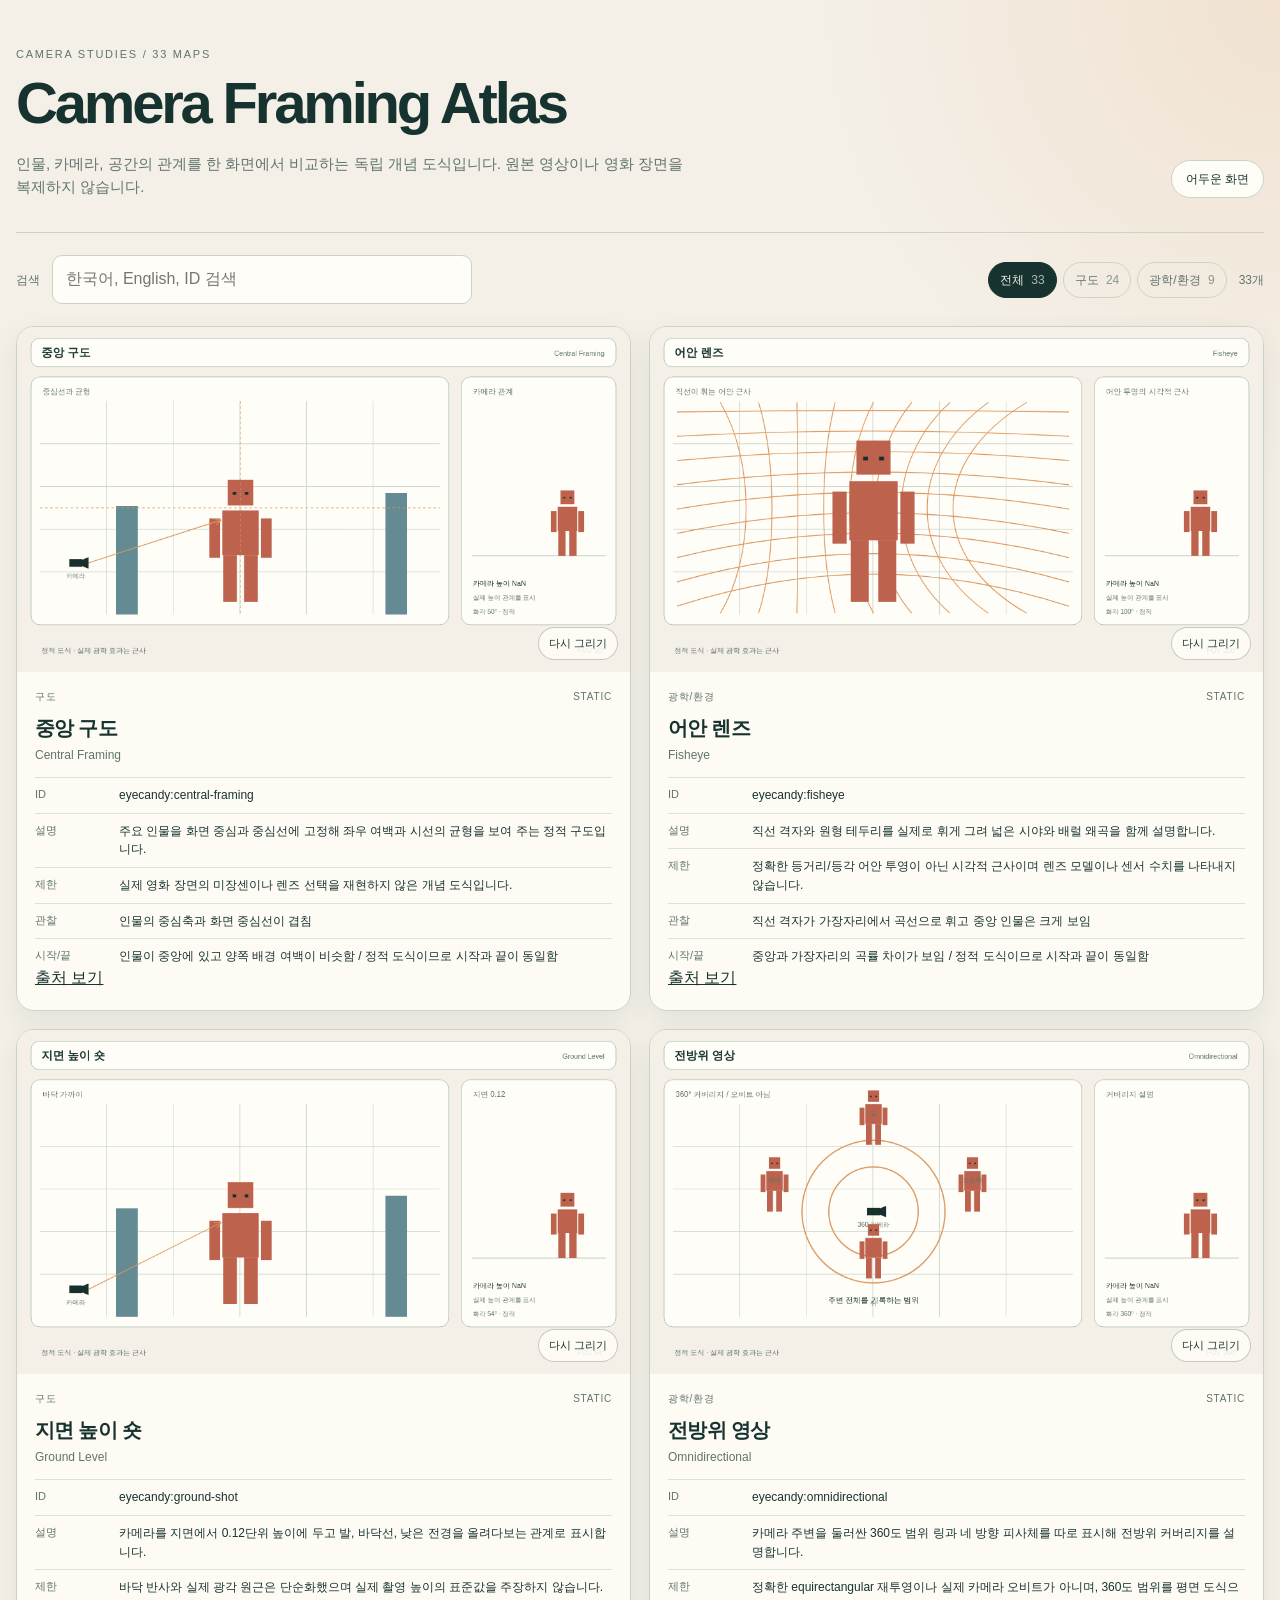
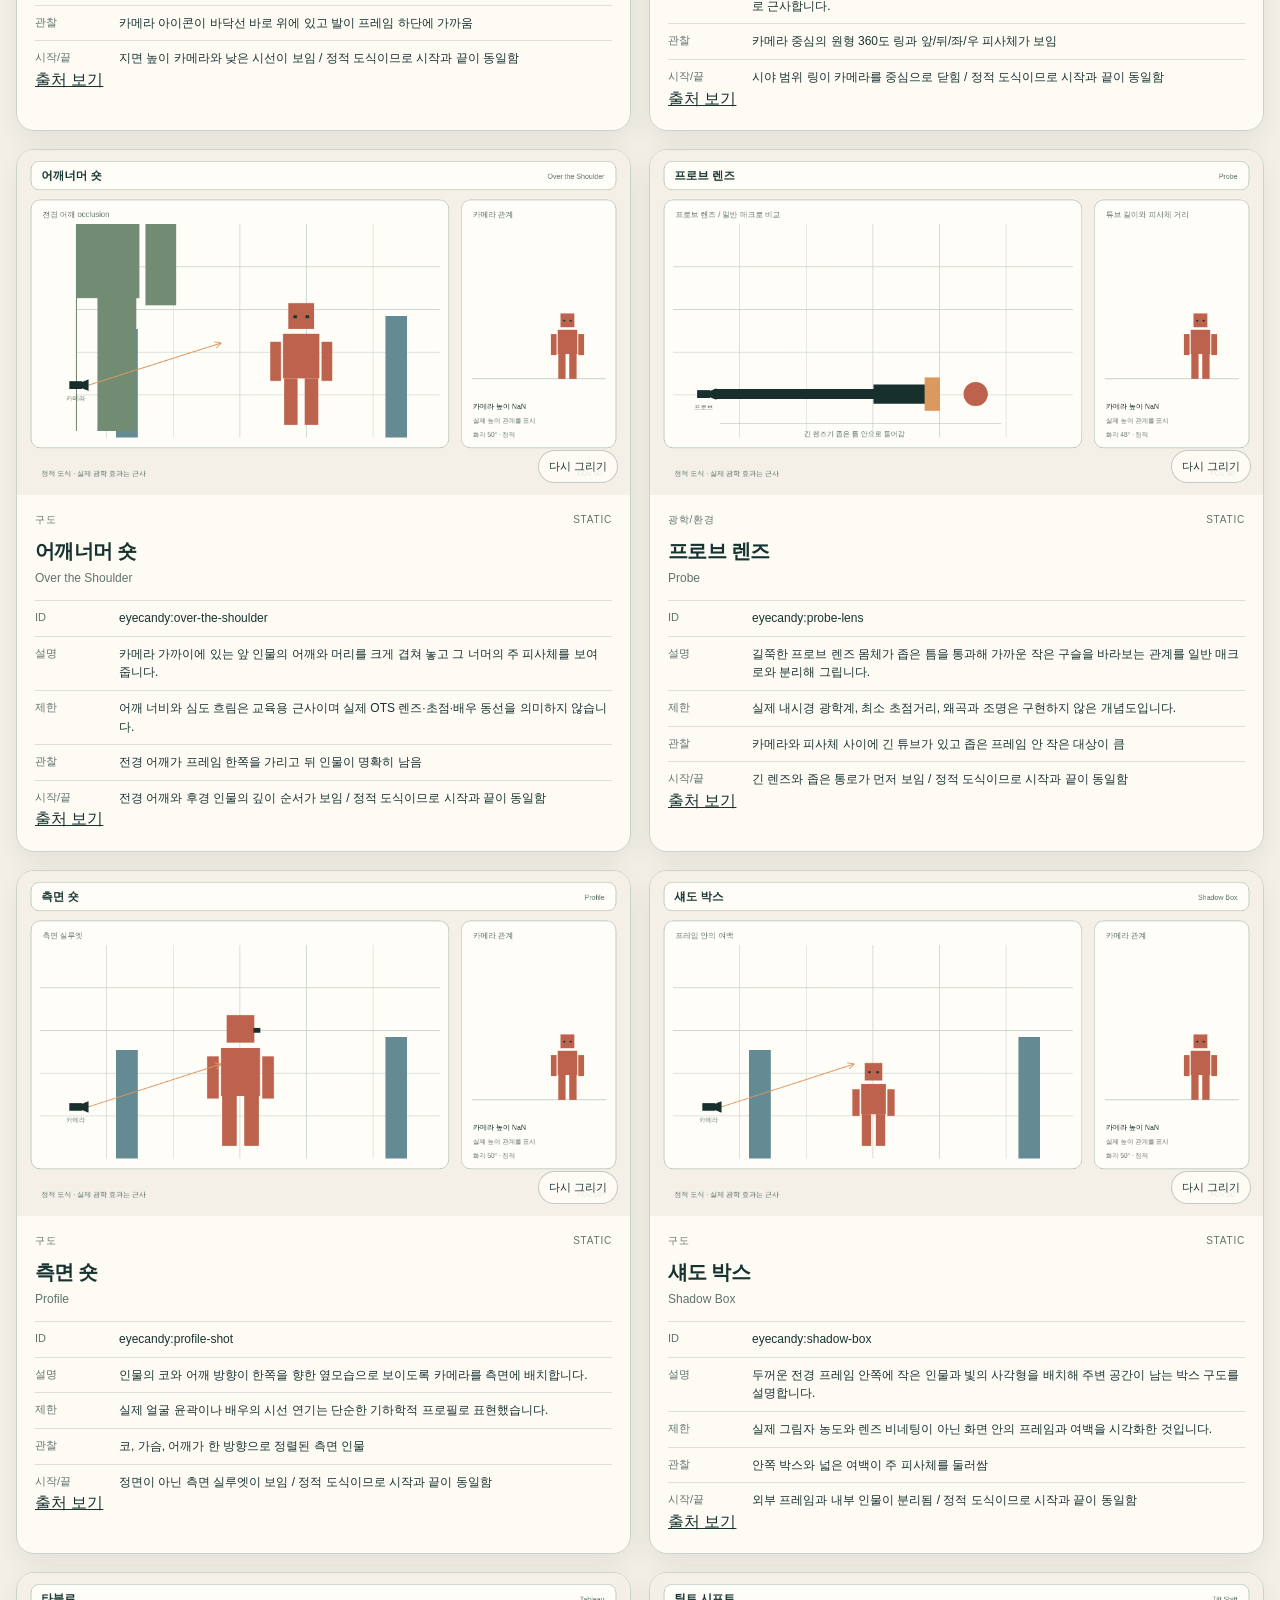
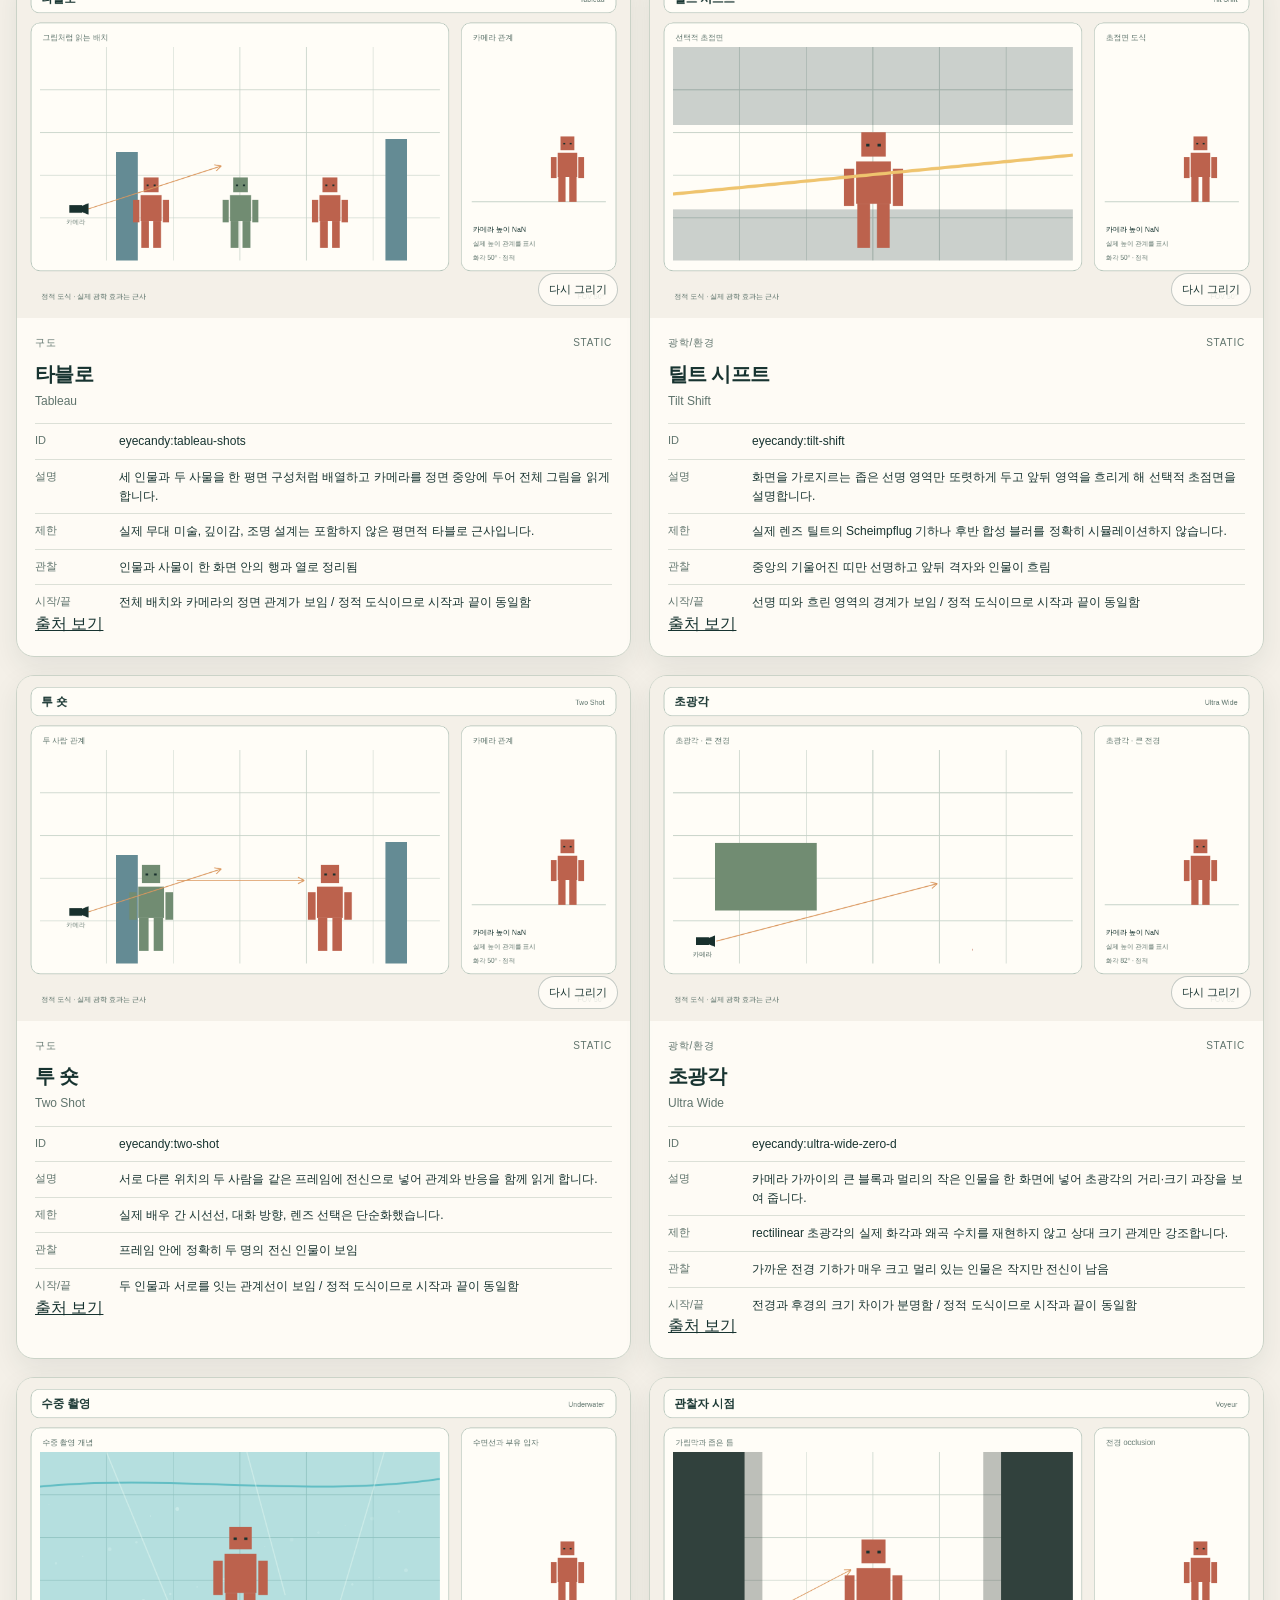
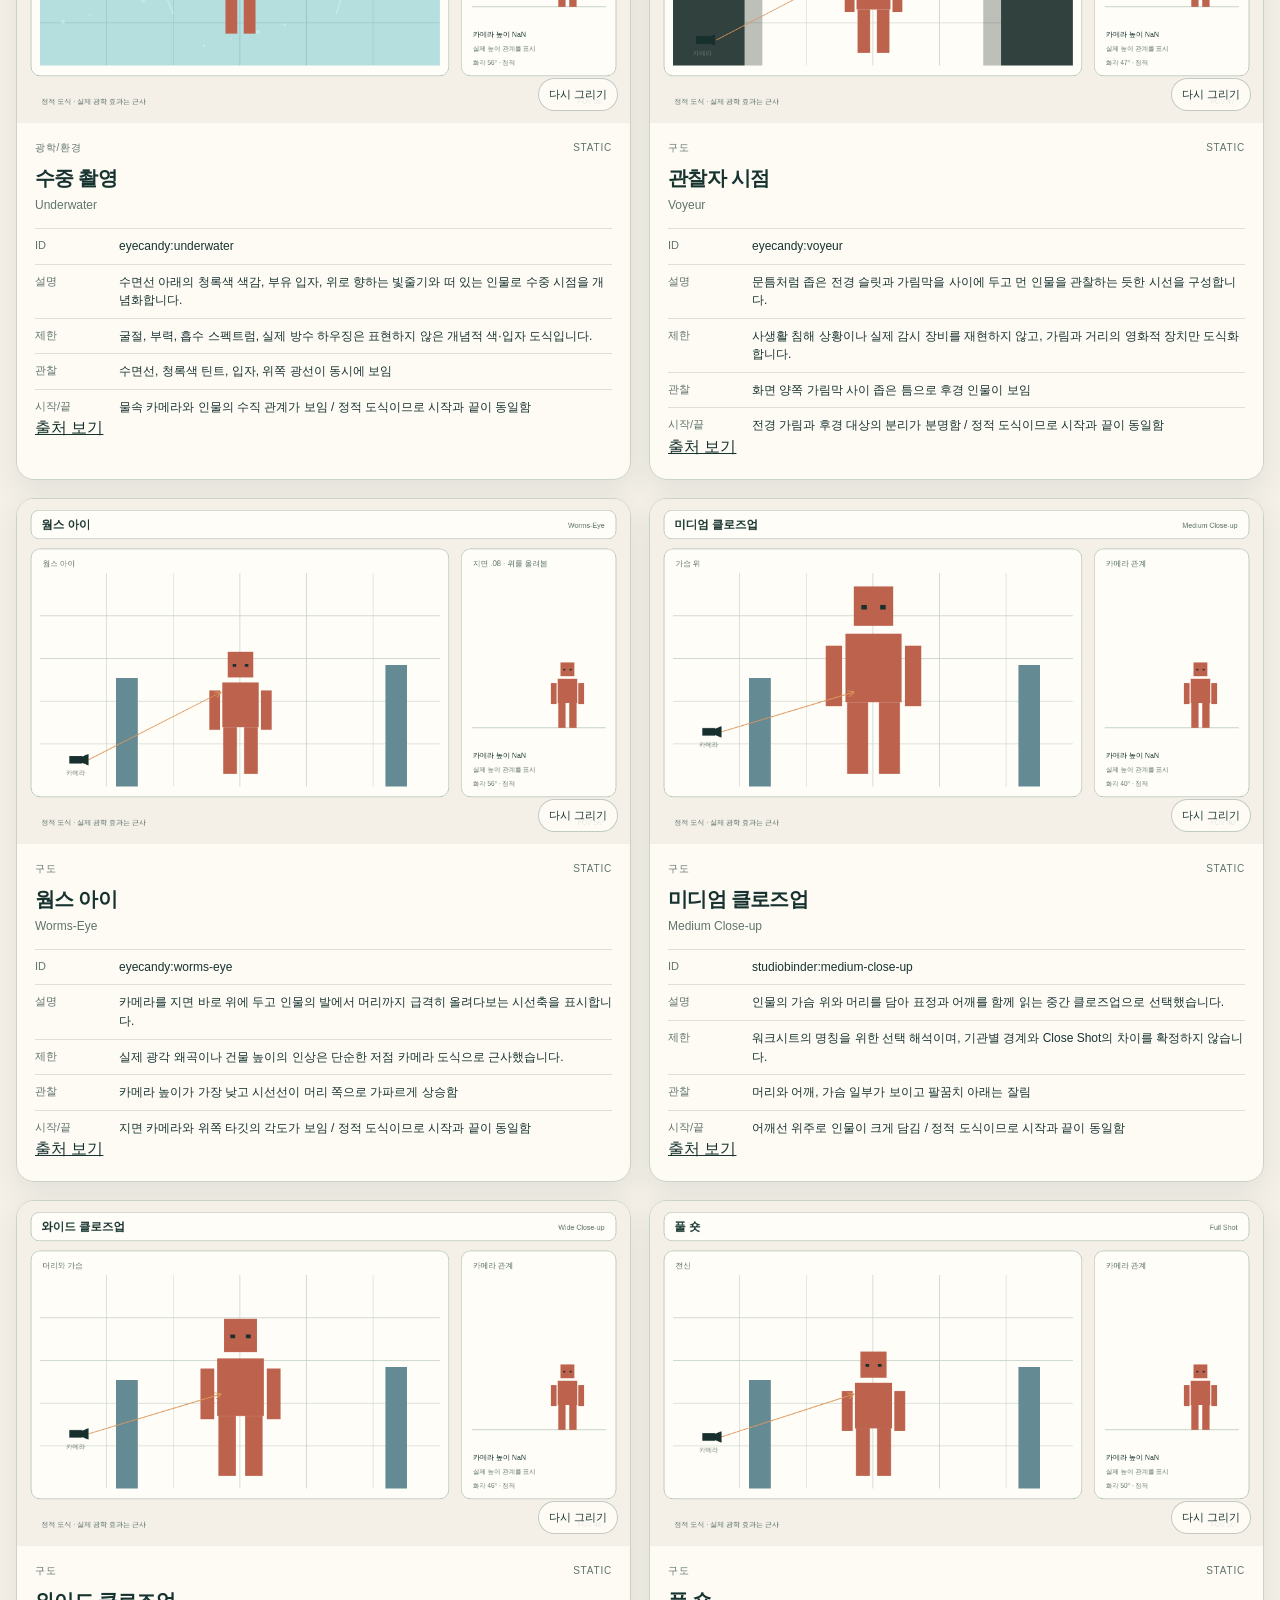
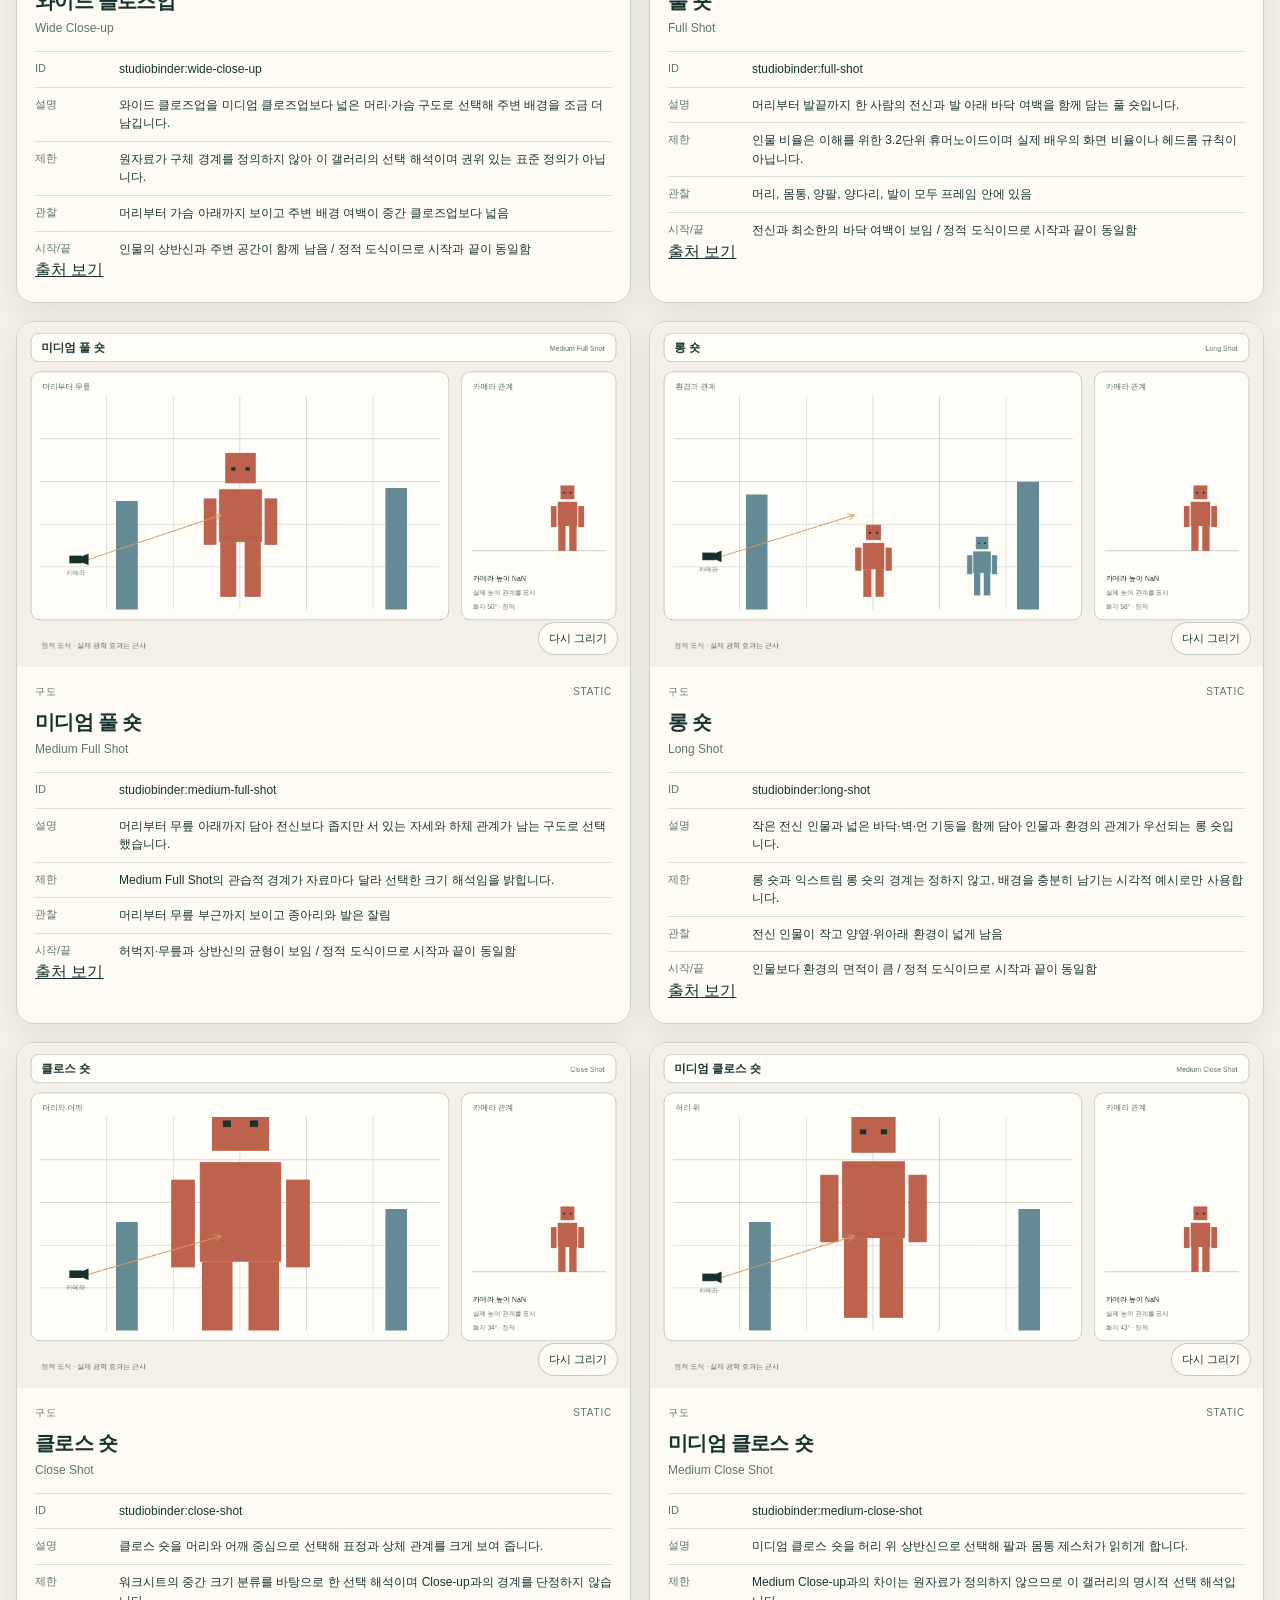
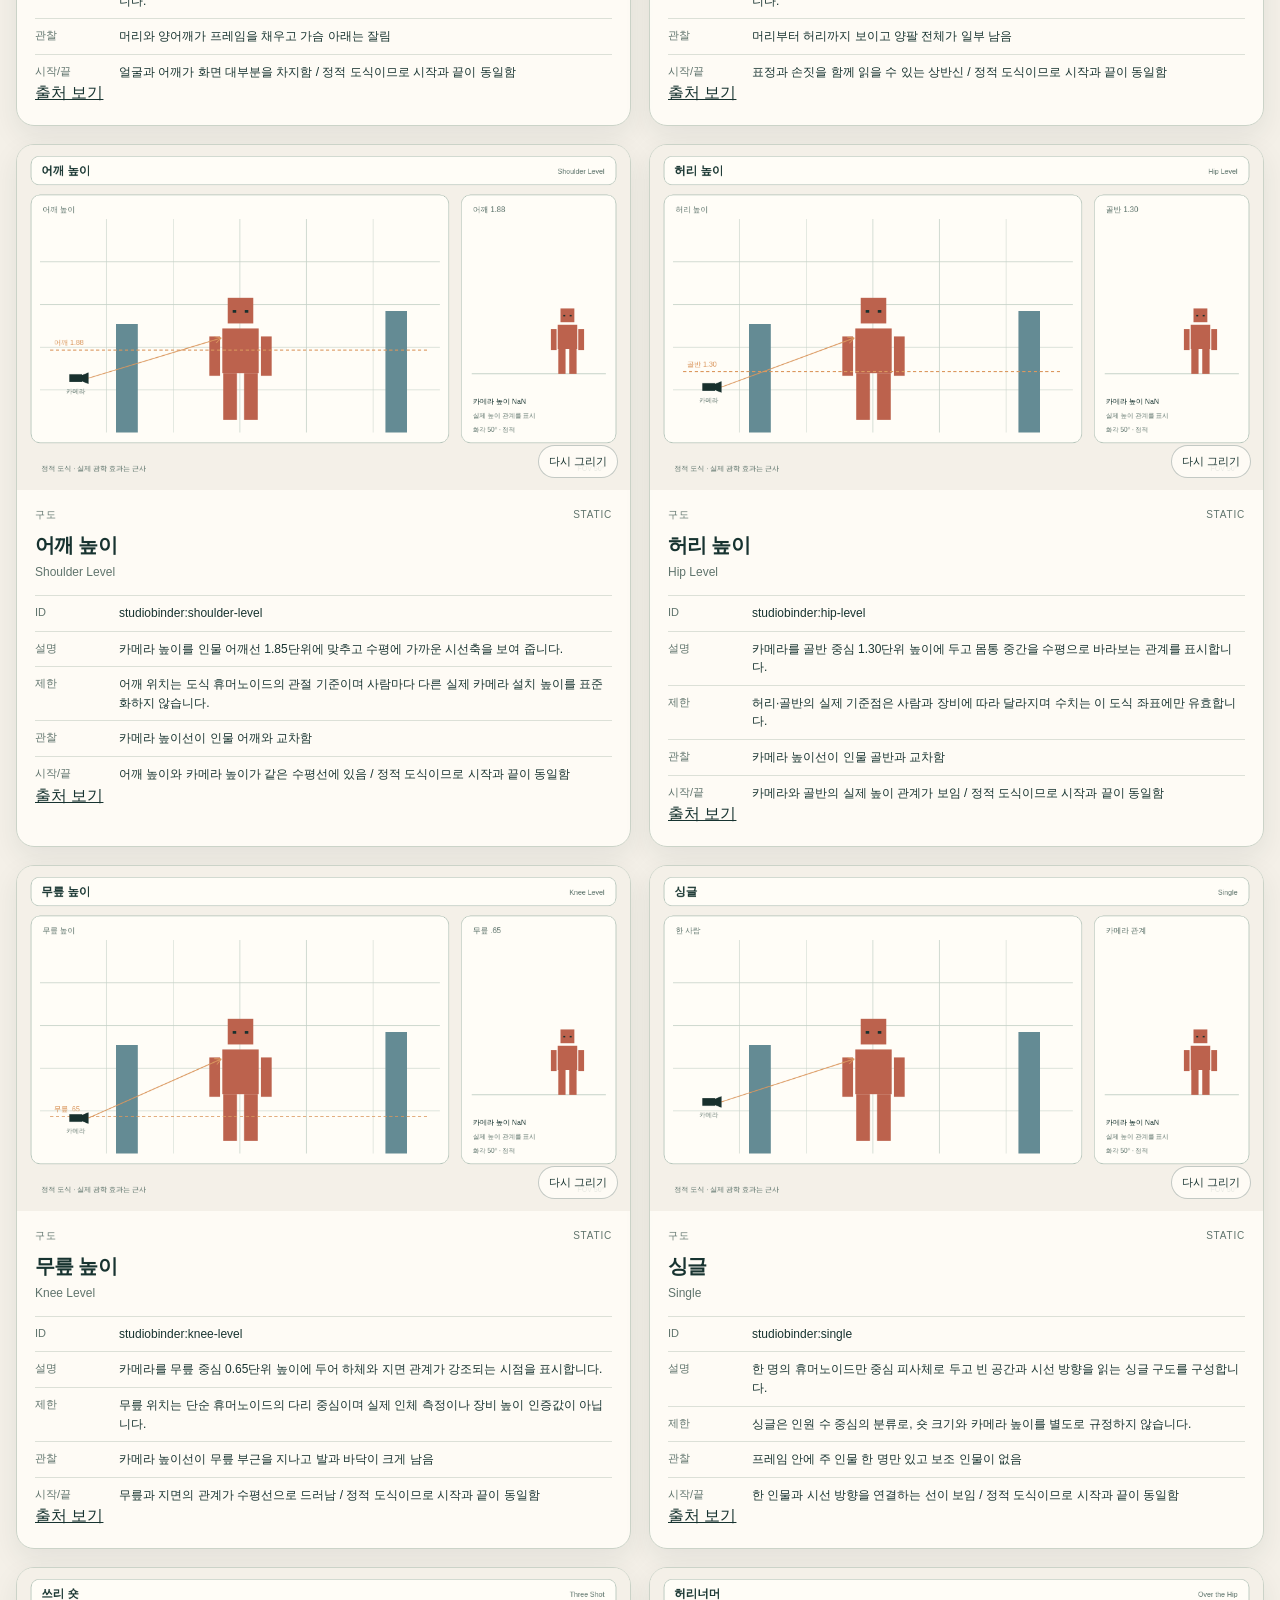
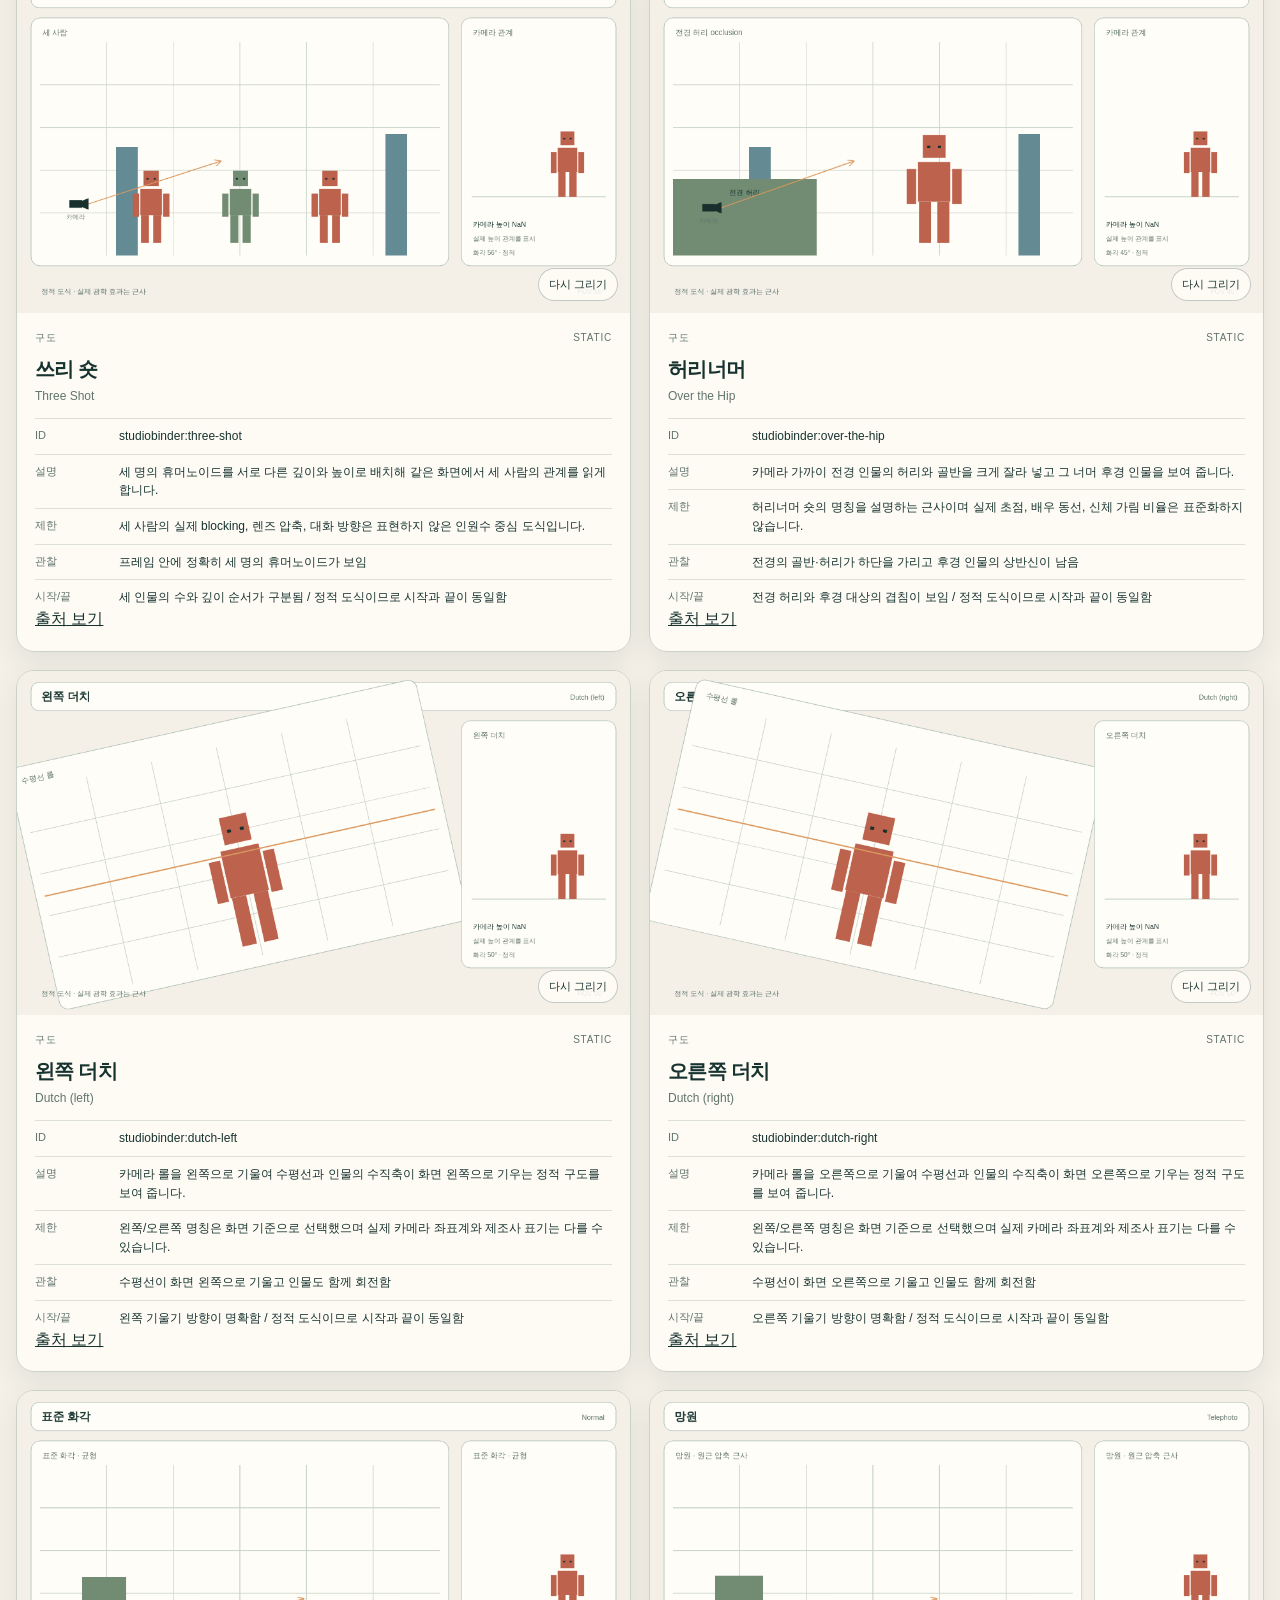
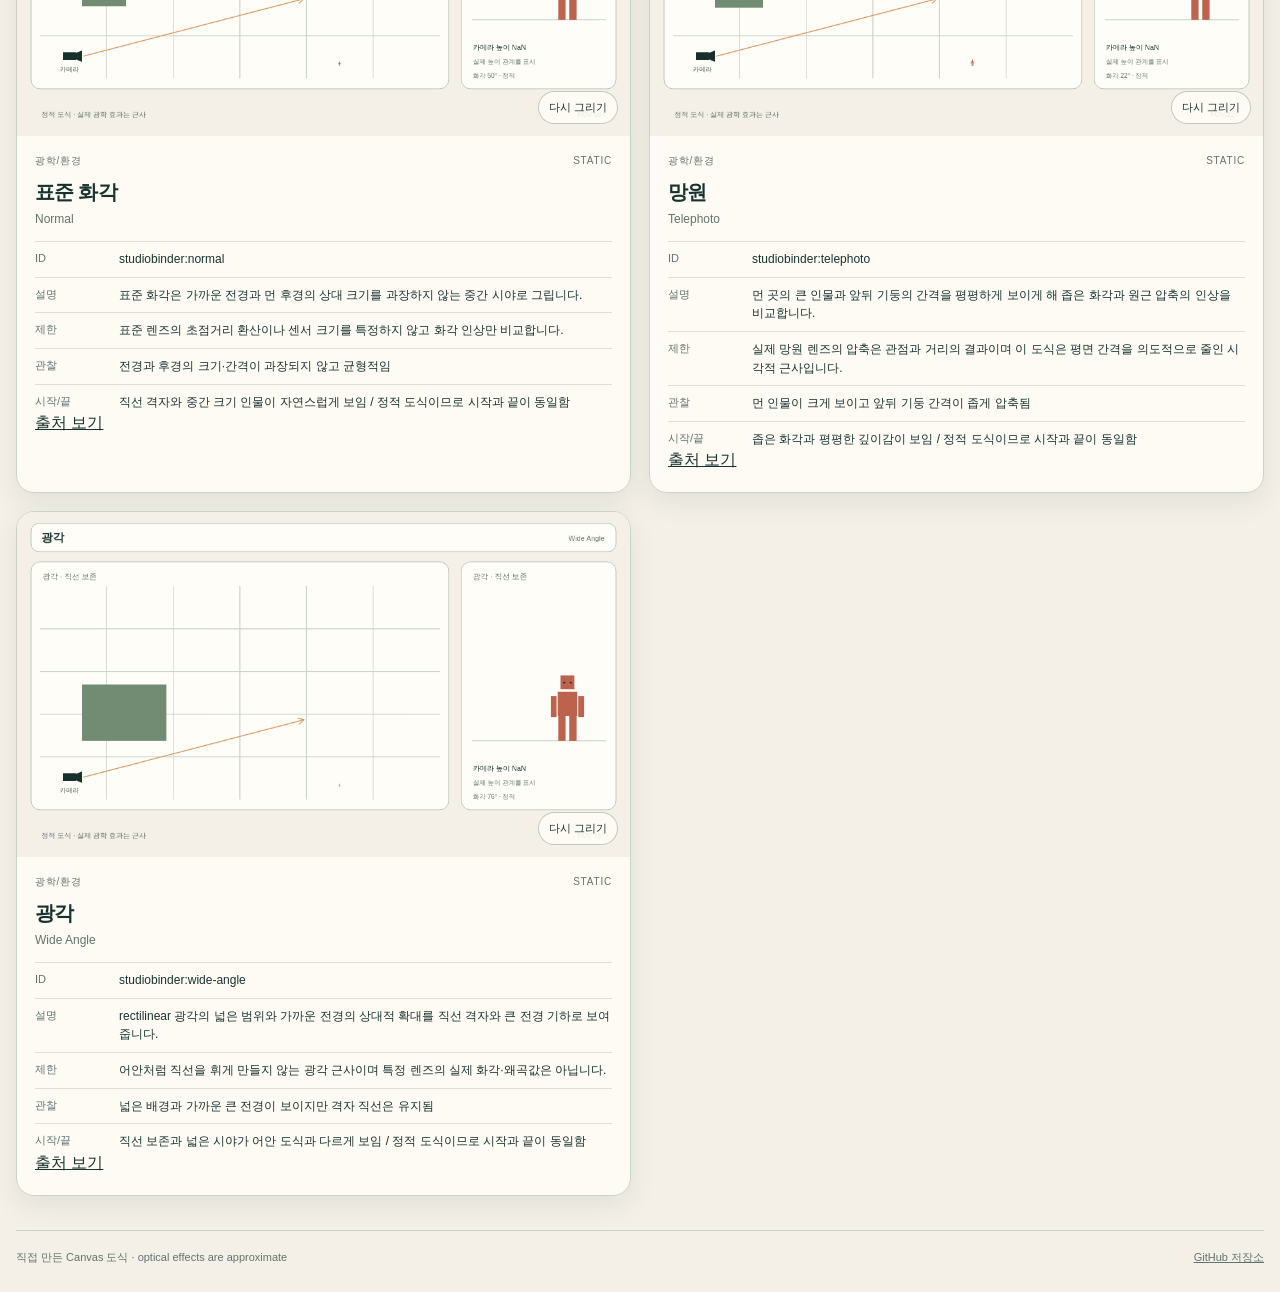
<file: references/camera-framing-atlas/index.html>
<!doctype html>
<html lang="ko">
<head>
  <meta charset="utf-8">
  <meta name="viewport" content="width=device-width, initial-scale=1">
  <meta name="description" content="카메라 프레이밍, 렌즈, 환경을 직접 만든 도식으로 비교하는 33개 갤러리">
  <title>Camera Framing Atlas</title>
  <link rel="stylesheet" href="styles.css">
</head>
<body>
  <a class="skip-link" href="#gallery">본문으로 건너뛰기</a>
  <div class="shell">
    <header class="topbar">
      <div>
        <p class="eyebrow">CAMERA STUDIES / 33 MAPS</p>
        <h1>Camera Framing Atlas</h1>
        <p class="intro">인물, 카메라, 공간의 관계를 한 화면에서 비교하는 독립 개념 도식입니다. 원본 영상이나 영화 장면을 복제하지 않습니다.</p>
      </div>
      <button id="theme-toggle" class="theme-toggle" type="button" aria-pressed="false">어두운 화면</button>
    </header>

    <section class="controls" aria-label="갤러리 필터">
      <label class="search-label" for="search">검색</label>
      <input id="search" type="search" placeholder="한국어, English, ID 검색" autocomplete="off">
      <div class="filters" role="group" aria-label="종류">
        <button class="filter active" type="button" data-kind="all" aria-pressed="true">전체 <span id="count-all">33</span></button>
        <button class="filter" type="button" data-kind="framing" aria-pressed="false">구도 <span id="count-framing">0</span></button>
        <button class="filter" type="button" data-kind="optics" aria-pressed="false">광학/환경 <span id="count-optics">0</span></button>
      </div>
      <p id="result-count" class="result-count" aria-live="polite">33개</p>
    </section>

    <main id="gallery" tabindex="-1">
      <div id="cards" class="cards"></div>
      <div id="empty" class="empty" hidden>검색 결과가 없습니다.</div>
    </main>

    <footer>
      <span>직접 만든 Canvas 도식 · optical effects are approximate</span>
      <a href="https://github.com/seungwonme/camera-gallery" rel="noreferrer">GitHub 저장소</a>
    </footer>
  </div>
  <script src="preview-camera-framing.js" defer></script>
  <script src="app.js" defer></script>
</body>
</html>
</file>
<file: references/camera-framing-atlas/styles.css>
:root {
  color-scheme: light;
  --bg: #f4f0e8;
  --surface: #fffdf7;
  --surface-2: #ece9e0;
  --text: #173330;
  --muted: #60746d;
  --line: #cbd3c8;
  --accent: #b95d49;
  --accent-2: #e4a875;
  --focus: #2d7f96;
  --radius: 18px;
  font-family: ui-sans-serif, -apple-system, BlinkMacSystemFont, "Segoe UI", sans-serif;
}
:root.dark { color-scheme: dark; --bg: #17221f; --surface: #23332f; --surface-2: #2e413c; --text: #edf1e8; --muted: #b0c1b9; --line: #4b655d; --accent: #e2a087; --accent-2: #edc474; --focus: #88c5d8; }
* { box-sizing: border-box; }
body { margin: 0; min-width: 320px; background: radial-gradient(circle at top right, color-mix(in srgb, var(--accent-2) 20%, transparent), transparent 30rem), var(--bg); color: var(--text); line-height: 1.55; }
button, input { font: inherit; color: inherit; }
button { cursor: pointer; }
a { color: inherit; }
button:focus-visible, input:focus-visible, a:focus-visible { outline: 3px solid var(--focus); outline-offset: 3px; }
.skip-link { position: fixed; left: 12px; top: 10px; z-index: 5; padding: 8px 12px; border-radius: 10px; background: var(--surface); transform: translateY(-150%); }
.skip-link:focus { transform: none; }
.shell { width: min(1440px, calc(100% - 32px)); margin: 0 auto; padding: 34px 0 26px; }
.topbar { display: flex; align-items: end; justify-content: space-between; gap: 28px; padding: 12px 0 34px; border-bottom: 1px solid var(--line); }
.eyebrow { margin: 0 0 10px; color: var(--muted); font-size: 11px; letter-spacing: .16em; }
h1 { margin: 0; font-size: clamp(31px, 5vw, 58px); line-height: 1.05; letter-spacing: -.055em; font-weight: 650; }
.intro { max-width: 680px; margin: 18px 0 0; color: var(--muted); font-size: 15px; }
.theme-toggle { border: 1px solid var(--line); border-radius: 999px; padding: 9px 14px; background: var(--surface); font-size: 12px; white-space: nowrap; }
.controls { display: grid; grid-template-columns: auto minmax(220px, 420px) 1fr auto; align-items: center; gap: 12px; padding: 22px 0; }
.search-label { color: var(--muted); font-size: 12px; }
#search { min-width: 0; border: 1px solid var(--line); border-radius: 10px; background: var(--surface); padding: 11px 13px; }
.filters { display: flex; flex-wrap: wrap; gap: 6px; justify-content: end; }
.filter { border: 1px solid var(--line); border-radius: 999px; background: transparent; padding: 8px 11px; color: var(--muted); font-size: 12px; }
.filter.active { background: var(--text); color: var(--bg); border-color: var(--text); }
.filter span { margin-left: 4px; opacity: .7; font-variant-numeric: tabular-nums; }
.result-count { margin: 0; color: var(--muted); font-size: 12px; text-align: right; }
.cards { display: grid; grid-template-columns: repeat(2, minmax(0, 1fr)); gap: 18px; }
.card { overflow: hidden; border: 1px solid var(--line); border-radius: var(--radius); background: color-mix(in srgb, var(--surface) 88%, transparent); box-shadow: 0 10px 28px color-mix(in srgb, var(--text) 8%, transparent); }
.preview { position: relative; aspect-ratio: 16 / 9; background: var(--surface-2); }
.preview canvas { display: block; width: 100%; height: 100%; }
.preview button { position: absolute; right: 12px; bottom: 12px; border: 1px solid color-mix(in srgb, var(--text) 25%, transparent); border-radius: 999px; background: color-mix(in srgb, var(--surface) 86%, transparent); padding: 7px 10px; font-size: 11px; }
.card-body { padding: 17px 18px 19px; }
.card-meta { display: flex; justify-content: space-between; gap: 12px; color: var(--muted); font-size: 10px; letter-spacing: .08em; text-transform: uppercase; }
.card h2 { margin: 8px 0 2px; font-size: 20px; letter-spacing: -.035em; }
.english { margin: 0 0 13px; color: var(--muted); font-size: 12px; }
.details { display: grid; gap: 8px; margin: 0; }
.details div { display: grid; grid-template-columns: 74px 1fr; gap: 10px; padding-top: 8px; border-top: 1px solid color-mix(in srgb, var(--line) 65%, transparent); }
.details dt { color: var(--muted); font-size: 11px; }
.details dd { margin: 0; font-size: 12px; }
.empty { padding: 70px 20px; border: 1px dashed var(--line); border-radius: var(--radius); color: var(--muted); text-align: center; }
footer { display: flex; justify-content: space-between; gap: 20px; margin-top: 34px; padding-top: 18px; border-top: 1px solid var(--line); color: var(--muted); font-size: 11px; }
@media (max-width: 900px) { .controls { grid-template-columns: auto 1fr; }.filters { grid-column: 1 / -1; justify-content: start; }.result-count { grid-column: 1 / -1; text-align: left; }.cards { grid-template-columns: 1fr; } }
@media (max-width: 560px) { .shell { width: min(100% - 20px, 1440px); padding-top: 20px; }.topbar { display: block; }.theme-toggle { margin-top: 18px; }.controls { grid-template-columns: 1fr; }.search-label { display: none; }.filters, .result-count { grid-column: auto; }.card-body { padding: 15px; } footer { display: block; } footer a { display: block; margin-top: 8px; } }
@media (prefers-reduced-motion: reduce) { *, *::before, *::after { scroll-behavior: auto !important; transition: none !important; } }
</file>
